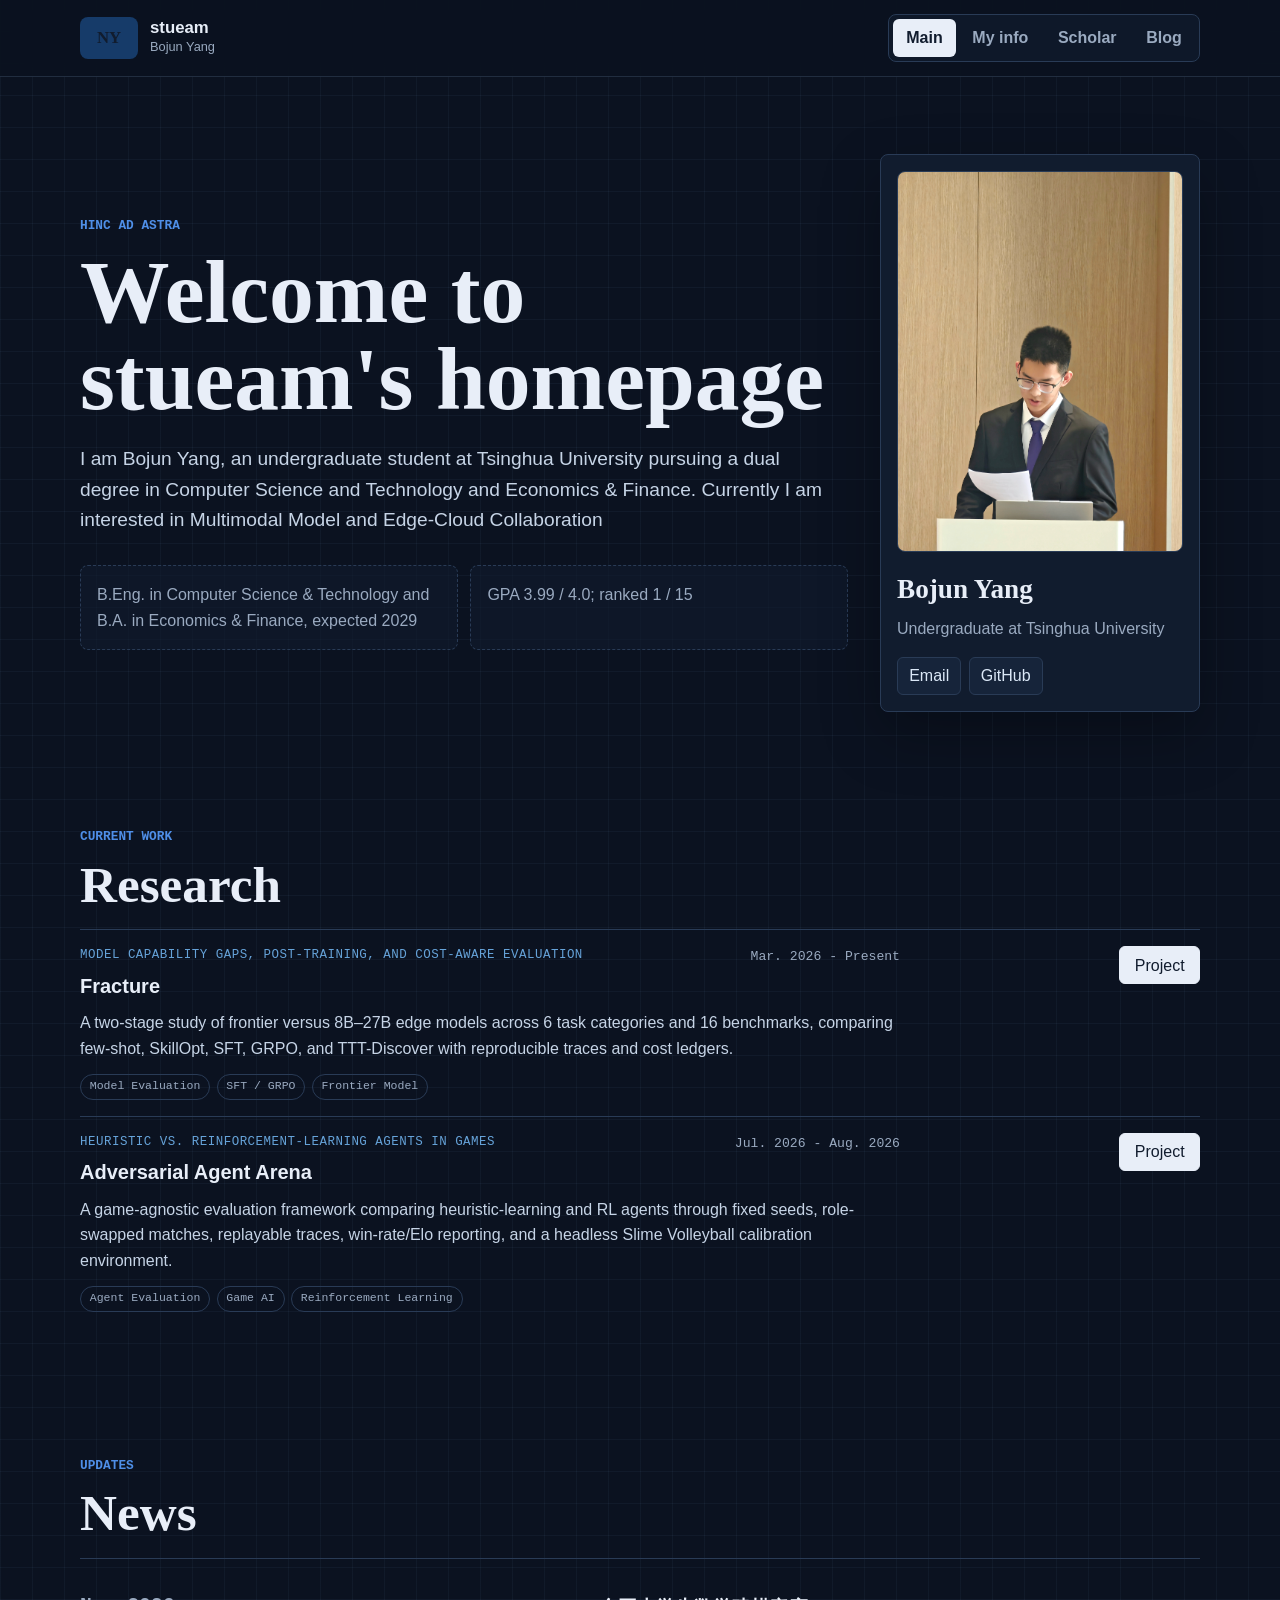
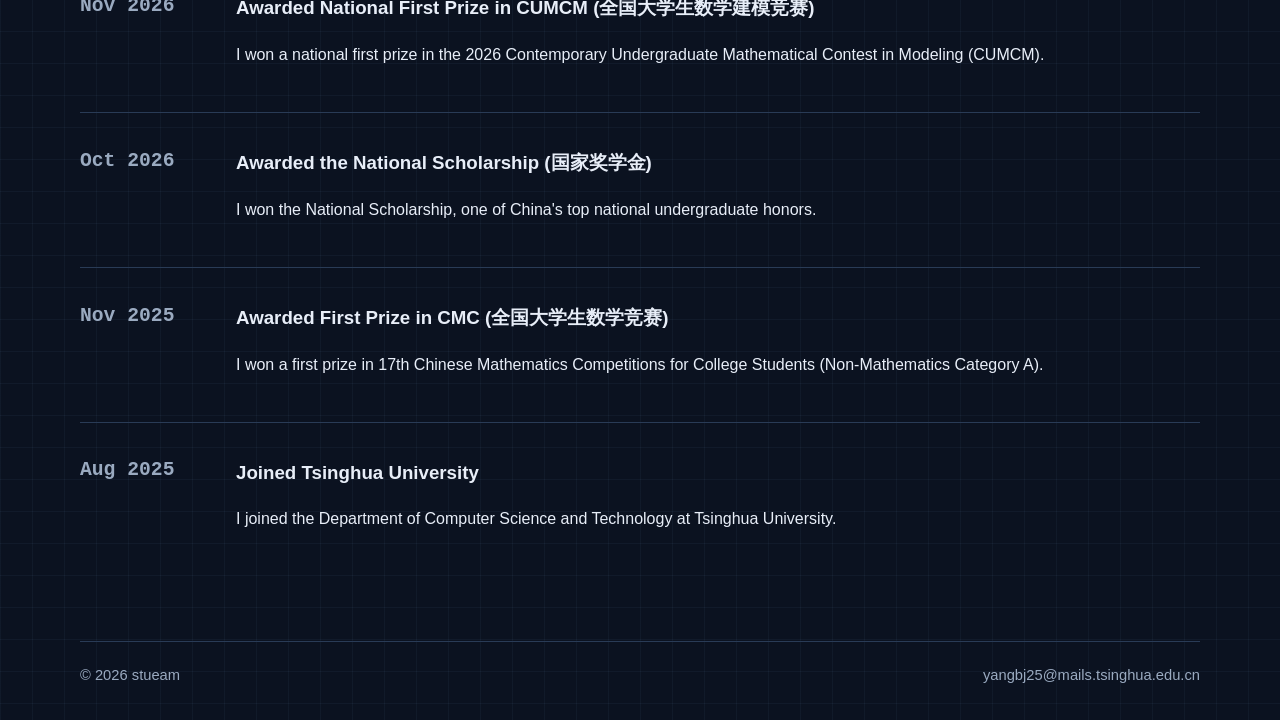
<file: index.html>
<!doctype html>
<html lang="en">
  <head>
    <meta charset="utf-8" />
    <meta name="viewport" content="width=device-width, initial-scale=1" />
    <meta name="description" content="Bojun Yang — undergraduate researcher in AI systems and high-performance computing." />
    <title>stueam | Bojun Yang</title>
    <link rel="icon" href="assets/favicon.svg?v=20261006" type="image/svg+xml" />
    <link rel="stylesheet" href="assets/styles.css?v=20261006" />
    <script defer src="assets/app.js?v=20261006"></script>
  </head>
  <body>
    <a class="skip-link" href="#main-content">Skip to content</a>

    <header class="site-header">
      <div class="header-inner">
        <a class="brand" href="#main" aria-label="Homepage">
          <span class="brand-mark">NY</span>
          <span>
            <strong>stueam</strong>
            <small>Bojun Yang</small>
          </span>
        </a>

        <nav class="top-nav" aria-label="Primary navigation">
          <button class="nav-tab" type="button" data-route-target="main">Main</button>
          <button class="nav-tab" type="button" data-route-target="info">My info</button>
          <button class="nav-tab" type="button" data-route-target="scholar">Scholar</button>
          <button class="nav-tab" type="button" data-route-target="blog">Blog</button>
        </nav>
      </div>
    </header>

    <main id="main-content">
      <section id="view-main" class="view" aria-labelledby="main-title">
        <div class="hero-band">
          <div class="hero-grid">
            <div class="hero-copy">
              <h2 class="eyebrow">Hinc ad astra</h2>
              <h1 id="main-title">Welcome to stueam's homepage</h1>
              <p id="profile-bio" class="lead">Replace this area with your own introduction.</p>
              <div id="quick-facts" class="fact-grid" aria-label="Quick facts"></div>
            </div>

            <aside class="profile-card" aria-label="Profile summary">
              <div class="portrait-frame">
                <img id="profile-avatar" src="data/portrait.jpg" alt="Portrait of Bojun Yang" style="width:100%;height:100%;object-fit:cover;object-position:center top;" />
              </div>
              <div>
                <h2 id="profile-name">Your Name</h2>
                <p id="profile-headline">Short headline placeholder</p>
              </div>
              <div id="social-links" class="social-links"></div>
            </aside>
          </div>
        </div>

        <div class="content-band research-band">
          <div class="section-heading">
            <p class="eyebrow">Current work</p>
            <h2>Research</h2>
          </div>
          <div id="research-list" class="research-list"></div>
        </div>

        <div class="content-band">
          <div class="section-heading">
            <p class="eyebrow">Updates</p>
            <h2>News</h2>
          </div>
          <div id="news-list" class="news-list"></div>
        </div>
      </section>

      <section id="view-info" class="view" aria-labelledby="info-title" hidden>
        <div class="content-band resume-layout">
          <aside class="resume-toc" aria-label="Resume sections">
            <div class="mini-profile">
              <img src="data/portrait.jpg" alt="Portrait of Bojun Yang" style="width:100%;height:100%;object-fit:cover;object-position:center top;" />
              <div>
                <strong>Bojun Yang</strong>
                <span>AI Systems · Tsinghua University</span>
              </div>
            </div>
            <nav id="resume-toc-links"></nav>
          </aside>

          <article class="resume-panel">
            <div class="section-heading">
              <p class="eyebrow">Curriculum vitae</p>
              <h1 id="info-title">Info</h1>
            </div>
            <div id="resume-header" class="resume-header"></div>
            <div id="resume-sections"></div>
          </article>
        </div>
      </section>

      <section id="view-scholar" class="view" aria-labelledby="scholar-title" hidden>
        <div class="content-band">
          <div class="section-heading">
            <p class="eyebrow">Publications</p>
            <h1 id="scholar-title">Scholar</h1>
          </div>
          <div id="paper-list" class="paper-list"></div>
        </div>
      </section>

      <section id="view-blog" class="view" aria-labelledby="blog-title" hidden>
        <div class="content-band">
          <div class="section-heading">
            <p class="eyebrow">Writing archive</p>
            <h1 id="blog-title">Blog</h1>
          </div>

          <div class="blog-shell">
            <aside class="blog-sidebar" aria-label="Blog categories">
              <div id="blog-categories" class="category-list"></div>
            </aside>

            <div class="blog-main">
              <div id="blog-list" class="blog-list"></div>
              <article id="blog-reader" class="blog-reader" hidden>
                <button id="reader-close" class="icon-button" type="button" aria-label="Close reader">x</button>
                <div id="reader-meta" class="reader-meta"></div>
                <div class="reader-layout">
                  <nav id="reader-toc" class="reader-toc" aria-label="Document table of contents"></nav>
                  <div id="reader-content" class="reader-content"></div>
                </div>
              </article>
            </div>
          </div>
        </div>
      </section>

      <section id="view-doc" class="view document-view" aria-labelledby="doc-title" hidden>
        <div class="doc-band">
          <article id="doc-reader" class="doc-reader">
            <header class="doc-header">
              <button id="doc-back" class="text-button doc-back" type="button">Back</button>
              <div id="doc-meta" class="doc-meta"></div>
            </header>
            <div class="doc-layout">
              <div id="doc-content" class="reader-content doc-content"></div>
              <nav id="doc-toc" class="reader-toc doc-toc" aria-label="Document table of contents"></nav>
            </div>
          </article>
        </div>
      </section>
    </main>

    <footer class="site-footer">
      <span>&copy; <span id="year"></span> stueam</span>
      <span id="visitor-stats" class="visitor-stats" aria-label="Site visitor statistics" aria-live="polite" hidden>
        <span title="Total visitors reported by Busuanzi">
          Visitors <span id="busuanzi_site_uv" class="visitor-count"></span>
        </span>
        <span title="Total page loads, including repeat visits">
          Views <span id="busuanzi_site_pv" class="visitor-count"></span>
        </span>
      </span>
      <span>yangbj25@mails.tsinghua.edu.cn</span>
    </footer>
  </body>
</html>
</file>
<file: assets/styles.css>
:root {
  color-scheme: light;
  --bg: #0b1220;
  --paper: #111c2e;
  --ink: #e8eef8;
  --muted: #9aaac0;
  --line: #293b56;
  --accent: #4f8fe8;
  --accent-2: #66a3d9;
  --soft: #17263b;
  --shadow: 0 22px 60px rgba(0, 0, 0, 0.28);
  --max: 1120px;
  --mono: "SFMono-Regular", Consolas, "Liberation Mono", monospace;
  --sans: "Segoe UI", "Noto Sans SC", Arial, sans-serif;
  --serif: Georgia, "Times New Roman", serif;
}

* {
  box-sizing: border-box;
}

html {
  scroll-behavior: smooth;
}

body {
  margin: 0;
  min-width: 320px;
  min-height: 100vh;
  display: flex;
  flex-direction: column;
  background:
    linear-gradient(90deg, rgba(125, 166, 214, 0.055) 1px, transparent 1px) 0 0 / 32px 32px,
    linear-gradient(0deg, rgba(125, 166, 214, 0.055) 1px, transparent 1px) 0 0 / 32px 32px,
    var(--bg);
  color: var(--ink);
  font-family: var(--sans);
  line-height: 1.6;
}

main {
  flex: 1 0 auto;
}

a {
  color: inherit;
}

button {
  font: inherit;
}

.skip-link {
  position: fixed;
  left: 1rem;
  top: 1rem;
  z-index: 10;
  transform: translateY(-150%);
  background: var(--ink);
  color: var(--paper);
  padding: 0.6rem 0.8rem;
  border-radius: 6px;
}

.skip-link:focus {
  transform: translateY(0);
}

.site-header {
  position: sticky;
  top: 0;
  z-index: 5;
  background: rgba(11, 18, 32, 0.9);
  border-bottom: 1px solid rgba(142, 174, 211, 0.18);
  backdrop-filter: blur(14px);
}

.header-inner,
.hero-band,
.content-band,
.site-footer,
.doc-band {
  width: min(var(--max), calc(100% - 32px));
  margin: 0 auto;
}

.header-inner {
  min-height: 76px;
  display: flex;
  align-items: center;
  justify-content: space-between;
  gap: 1rem;
}

.brand {
  display: inline-flex;
  align-items: center;
  gap: 0.75rem;
  text-decoration: none;
  min-width: max-content;
}

.brand-mark,
.portrait-placeholder,
.mini-profile-placeholder {
  display: grid;
  place-items: center;
  color: var(--paper);
  background: #163b69;
  border-radius: 8px;
}

.brand-mark {
  width: 58px;
  height: 42px;
  font-family: var(--serif);
  font-size: 1.05rem;
  font-weight: 700;
}

.brand strong,
.brand small {
  display: block;
}

.brand strong {
  line-height: 1.1;
  font-size: 1.05rem;
}

.brand small {
  color: var(--muted);
  font-size: 0.8rem;
}

.top-nav {
  display: inline-flex;
  align-items: center;
  gap: 0.25rem;
  padding: 0.28rem;
  background: rgba(17, 28, 46, 0.68);
  border: 1px solid var(--line);
  border-radius: 8px;
}

.nav-tab {
  min-height: 38px;
  border: 0;
  border-radius: 6px;
  background: transparent;
  color: var(--muted);
  padding: 0 0.8rem;
  cursor: pointer;
  font-weight: 700;
}

.nav-tab:hover,
.nav-tab:focus-visible {
  color: var(--ink);
  background: var(--soft);
}

.nav-tab.is-active {
  background: var(--ink);
  color: var(--paper);
}

.view {
  animation: fade-in 180ms ease;
}

@keyframes fade-in {
  from {
    opacity: 0;
    transform: translateY(5px);
  }
  to {
    opacity: 1;
    transform: translateY(0);
  }
}

.hero-band {
  padding: clamp(2.4rem, 6vw, 5rem) 0 clamp(2.5rem, 5vw, 4rem);
}

.hero-grid,
.resume-layout,
.blog-shell,
.reader-layout,
.doc-layout {
  display: grid;
  gap: clamp(1.2rem, 3vw, 2rem);
  align-items: start;
}

.hero-grid {
  grid-template-columns: minmax(0, 1fr) 320px;
  align-items: center;
}

.hero-copy h1,
.section-heading h1,
.section-heading h2,
.profile-card h2,
.reader-meta h2,
.doc-meta h1 {
  font-family: var(--serif);
}

.hero-copy h1 {
  margin: 0;
  font-size: clamp(2.6rem, 7vw, 5.8rem);
  line-height: 0.98;
}

.lead {
  max-width: 760px;
  margin: 1.3rem 0 0;
  color: #c6d4e6;
  font-size: clamp(1rem, 1.5vw, 1.22rem);
}

.eyebrow {
  margin: 0 0 0.7rem;
  color: var(--accent);
  font-family: var(--mono);
  font-size: 0.8rem;
  font-weight: 800;
  text-transform: uppercase;
}

.fact-grid,
.news-list,
.paper-list,
.blog-list,
.category-list {
  display: grid;
  gap: 0.8rem;
}

.fact-grid {
  margin-top: 1.8rem;
  grid-template-columns: repeat(2, minmax(0, 1fr));
}

.fact-item,
.empty-state,
.loading-line {
  border: 1px dashed var(--line);
  border-radius: 8px;
  background: rgba(17, 28, 46, 0.62);
  color: var(--muted);
  padding: 1rem;
}

.profile-card,
.reader-content {
  background: var(--paper);
  border: 1px solid var(--line);
  border-radius: 8px;
  box-shadow: var(--shadow);
}

.profile-card {
  padding: 1rem;
}

.portrait-frame {
  aspect-ratio: 3 / 4;
  overflow: hidden;
  border-radius: 8px;
  background: var(--soft);
  border: 1px solid var(--line);
}

.portrait-frame img,
.mini-profile img {
  width: 100%;
  height: 100%;
  object-fit: cover;
  object-position: center top;
}

.portrait-placeholder {
  width: 100%;
  height: 100%;
  background: linear-gradient(135deg, #101f36, #245a96);
  font-family: var(--mono);
  text-transform: uppercase;
  letter-spacing: 0.16em;
}

.profile-card h2 {
  margin: 1rem 0 0.25rem;
  font-size: 1.7rem;
}

.profile-card p {
  margin: 0;
  color: var(--muted);
}

.social-links {
  display: flex;
  flex-wrap: wrap;
  gap: 0.45rem;
  margin-top: 1rem;
}

.social-link,
.text-button,
.category-button {
  min-height: 38px;
  display: inline-flex;
  align-items: center;
  justify-content: center;
  border-radius: 6px;
}

.social-link,
.category-button {
  border: 1px solid var(--line);
  background: #16243a;
  color: #dbe8f7;
  padding: 0 0.7rem;
  text-decoration: none;
}

.content-band {
  padding: clamp(1.8rem, 4vw, 3.5rem) 0 clamp(3rem, 6vw, 5rem);
}

.section-heading {
  margin-bottom: 1.2rem;
}

.section-heading h1,
.section-heading h2 {
  margin: 0;
  font-size: clamp(2rem, 4vw, 3.4rem);
  line-height: 1;
}

.news-item,
.research-item,
.paper-item,
.blog-item,
.resume-entry {
  border-top: 1px solid var(--line);
  padding: 1rem 0;
}

.news-item {
  display: grid;
  grid-template-columns: 140px minmax(0, 1fr);
  gap: 1rem;
}

.research-list {
  display: grid;
  gap: 0;
}

.research-item {
  display: flex;
  justify-content: space-between;
  gap: 1.5rem;
  align-items: flex-start;
}

.research-main {
  min-width: 0;
}

.research-topline {
  display: flex;
  justify-content: space-between;
  gap: 1rem;
  align-items: flex-start;
}

.research-kicker {
  margin: 0 0 0.2rem;
  color: var(--accent-2);
  font-family: var(--mono);
  font-size: 0.78rem;
  text-transform: uppercase;
  letter-spacing: 0.04em;
}

.research-item h3 {
  margin: 0;
  font-size: 1.25rem;
}

.research-item time {
  color: var(--muted);
  font-family: var(--mono);
  font-size: 0.82rem;
  white-space: nowrap;
}

.research-item p:not(.research-kicker) {
  max-width: 820px;
  margin: 0.55rem 0 0;
  color: #c6d4e6;
}

.research-tags {
  display: flex;
  flex-wrap: wrap;
  gap: 0.4rem;
  margin-top: 0.75rem;
}

.research-tags span {
  border: 1px solid var(--line);
  border-radius: 999px;
  padding: 0.18rem 0.55rem;
  color: var(--muted);
  font-family: var(--mono);
  font-size: 0.72rem;
}

.research-link {
  flex: 0 0 auto;
}

.resume-layout {
  grid-template-columns: 260px minmax(0, 1fr);
}

.resume-toc,
.blog-sidebar,
.reader-toc,
.doc-toc {
  position: sticky;
  top: 96px;
}

.mini-profile {
  display: grid;
  grid-template-columns: 64px minmax(0, 1fr);
  gap: 0.75rem;
  align-items: center;
  margin-bottom: 1rem;
}

.mini-profile-placeholder {
  height: 76px;
  background: linear-gradient(135deg, #12365d, #3475b8);
  font-family: var(--mono);
  text-transform: uppercase;
}

.resume-toc nav,
.reader-toc {
  display: grid;
  gap: 0.2rem;
  border-left: 1px solid var(--line);
  padding-left: 0.8rem;
}

.resume-header {
  padding: 1rem 0 1.35rem;
  border-top: 2px solid var(--ink);
  border-bottom: 1px solid var(--line);
}

.resume-contact {
  display: flex;
  flex-wrap: wrap;
  gap: 0.7rem 1rem;
  color: var(--muted);
  font-size: 0.92rem;
}

.resume-contact a {
  color: var(--muted);
  text-decoration: none;
}

.resume-contact a:hover,
.resume-contact a:focus-visible {
  color: var(--ink);
}

.resume-section {
  scroll-margin-top: 96px;
  padding: 1.55rem 0 0;
}

.resume-section > h2 {
  margin: 0 0 0.8rem;
  color: #8fb5df;
  font-family: var(--mono);
  font-size: 0.92rem;
  text-transform: uppercase;
}

.entry-topline,
.paper-item,
.blog-item {
  display: flex;
  justify-content: space-between;
  gap: 1rem;
  align-items: flex-start;
}

.entry-topline h3,
.paper-item h2,
.blog-item h2 {
  margin: 0;
}

.entry-subline,
.item-meta,
.news-item time,
.paper-item span {
  color: var(--muted);
  font-family: var(--mono);
  font-size: 0.82rem;
}

.blog-shell {
  grid-template-columns: 220px minmax(0, 1fr);
}

.blog-main {
  min-width: 0;
}

.category-button {
  width: 100%;
  justify-content: space-between;
  cursor: pointer;
}

.category-button.is-active {
  border-color: var(--ink);
  background: var(--ink);
  color: var(--paper);
}

.text-button {
  border: 1px solid var(--ink);
  background: var(--ink);
  color: var(--paper);
  padding: 0 0.9rem;
  cursor: pointer;
  text-decoration: none;
  white-space: nowrap;
}

.text-button:hover,
.text-button:focus-visible {
  background: transparent;
  color: var(--ink);
}

.blog-reader {
  position: relative;
  margin-top: 1.2rem;
  border-top: 2px solid var(--ink);
  padding-top: 1.3rem;
}

.icon-button {
  position: absolute;
  top: 1.1rem;
  right: 0;
  width: 38px;
  height: 38px;
  border: 1px solid var(--line);
  border-radius: 6px;
  background: var(--paper);
  cursor: pointer;
}

.reader-content {
  min-width: 0;
  padding: clamp(1rem, 3vw, 2rem);
}

.document-view {
  min-width: 0;
}

.doc-band {
  padding: clamp(1.6rem, 4vw, 3.2rem) 0 clamp(4rem, 7vw, 6rem);
}

.doc-header {
  display: grid;
  grid-template-columns: max-content minmax(0, 1fr);
  gap: clamp(1rem, 3vw, 2rem);
  align-items: center;
  padding: 0.72rem 0 0.78rem;
  border-top: 2px solid var(--ink);
  border-bottom: 1px solid var(--line);
}

.doc-layout {
  grid-template-columns: minmax(0, 1fr) 240px;
  margin-top: clamp(1.1rem, 2.4vw, 1.9rem);
}

.doc-content {
  background: transparent;
  box-shadow: none;
}

.site-footer {
  padding: 1.4rem 0 2rem;
  display: flex;
  flex-wrap: wrap;
  justify-content: space-between;
  gap: 1rem;
  border-top: 1px solid var(--line);
  color: var(--muted);
  font-size: 0.92rem;
}

.visitor-stats {
  white-space: nowrap;
}

.visitor-stats > span + span {
  margin-left: 0.85rem;
}

.visitor-count {
  color: var(--ink);
  font-variant-numeric: tabular-nums;
}

@media (max-width: 860px) {
  .header-inner {
    min-height: auto;
    padding: 0.75rem 0;
    align-items: stretch;
    flex-direction: column;
  }

  .top-nav {
    width: 100%;
    overflow-x: auto;
  }

  .nav-tab {
    flex: 1 0 auto;
  }

  .hero-grid,
  .resume-layout,
  .blog-shell,
  .reader-layout,
  .doc-layout {
    grid-template-columns: 1fr;
  }

  .resume-toc,
  .blog-sidebar,
  .reader-toc,
  .doc-toc {
    position: static;
  }
}

@media (max-width: 620px) {
  body {
    background-size: 24px 24px;
  }

  .header-inner,
  .hero-band,
  .content-band,
  .site-footer,
  .doc-band {
    width: min(100% - 24px, var(--max));
  }

  .fact-grid {
    grid-template-columns: 1fr;
  }

  .news-item,
  .research-item,
  .paper-item,
  .blog-item,
  .entry-topline,
  .site-footer {
    grid-template-columns: 1fr;
    flex-direction: column;
    align-items: flex-start;
  }

  .research-topline {
    flex-direction: column;
    gap: 0.2rem;
  }
}
</file>
